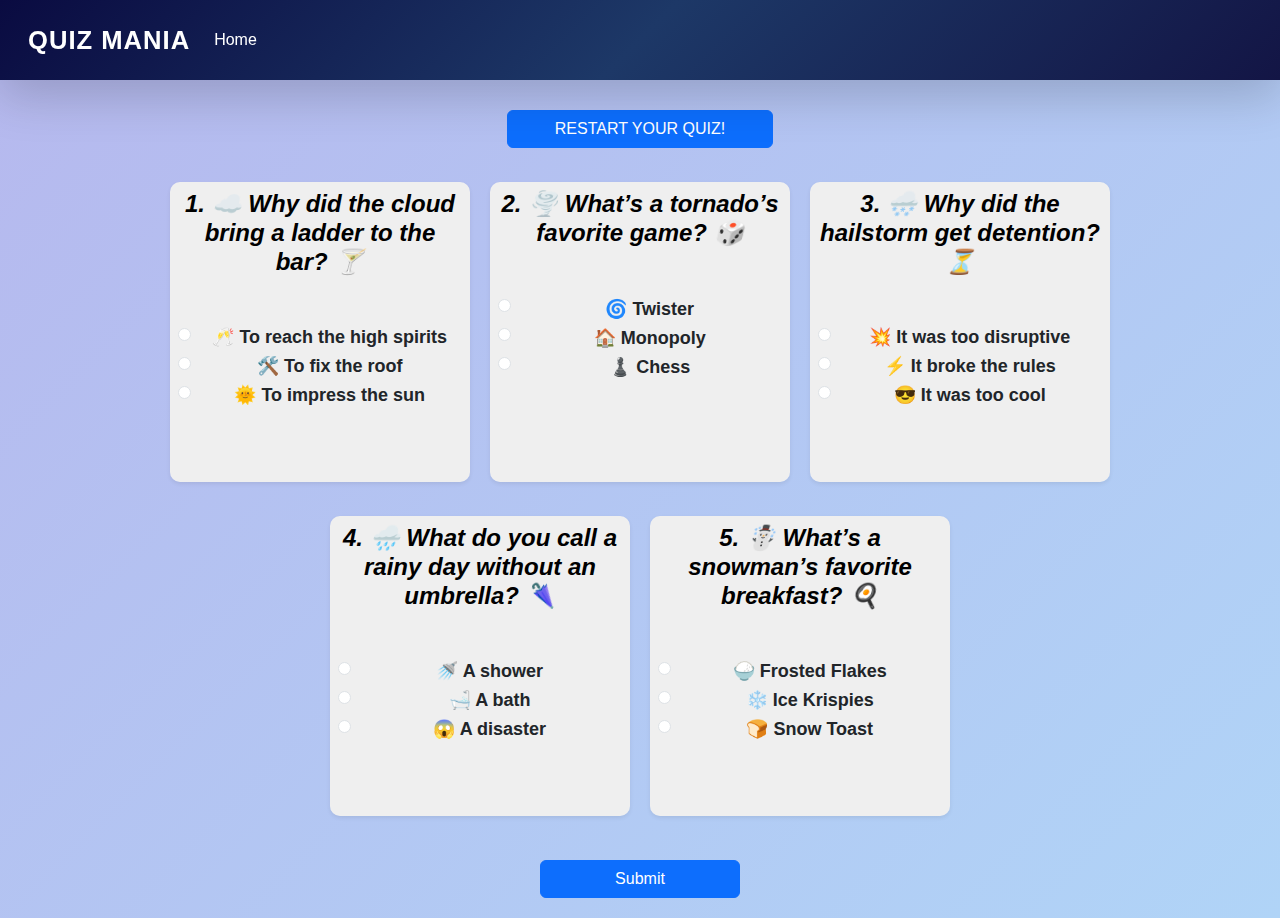
<file: quiz.html>
<!doctype html>
<html lang="en">
<head>
    <meta charset="utf-8">
    <meta name="viewport" content="width=device-width, initial-scale=1">
    <title>Quiz Mania</title>
    <link href="https://cdn.jsdelivr.net/npm/bootstrap@5.3.3/dist/css/bootstrap.min.css" rel="stylesheet" integrity="sha384-QWTKZyjpPEjISv5WaRU9OFeRpok6YctnYmDr5pNlyT2bRjXh0JMhjY6hW+ALEwIH" crossorigin="anonymous">
    <link rel="stylesheet" href="https://unpkg.com/swiper/swiper-bundle.min.css" />
    <link rel="stylesheet" href="style.css">
</head>
<body class="bodybackground">
    <nav class="navbar navbar-expand-lg navbar-dark shadow-lg p-3 mb-5">
        <div class="container-fluid">
            <a class="navbar-brand fw-bold text-uppercase" style="font-family: Calibri, 'Trebuchet MS', sans-serif;">
                QUIZ MANIA
            </a>
            <button class="navbar-toggler" type="button" data-bs-toggle="collapse" data-bs-target="#navbarSupportedContent" aria-controls="navbarSupportedContent" aria-expanded="false" aria-label="Toggle navigation">
                <span class="navbar-toggler-icon"></span>
            </button>
            <div class="collapse navbar-collapse" id="navbarSupportedContent">
                <ul class="navbar-nav me-auto mb-2 mb-lg-0">
                    <li class="nav-item">
                        <a class="nav-link active" aria-current="page" href="index.html">Home</a>
                    </li>
                </ul>
            </div>
        </div>
    </nav>
        <div class="container mt-5 text-center" style="max-width: 85%;">
            <button class="btn btn-primary w-25" id="startQuizBtn">RESTART YOUR QUIZ!</button>
            <div id="quizContainer" class="mt-4"></div>
        </div>
            
        <script src="https://cdn.jsdelivr.net/npm/@popperjs/core@2.11.6/dist/umd/popper.min.js" integrity="sha384-oBqDVmMz4fnFO9gybby2Jb5js15sAy1UaljIpgXou2CKABzwI1P6FynfuENdANIr" crossorigin="anonymous"></script>
        <script src="https://cdn.jsdelivr.net/npm/bootstrap@5.3.3/dist/js/bootstrap.min.js" integrity="sha384-QntoWRvxJkVgMVp82Su/rV8ksm7D/yp2tBvKnNoEjQiKKmFuhRYXeLlWL9XwKrHC" crossorigin="anonymous"></script>
        <script src="quiz.js"></script>
 
</body>
<style>
    .card {
       
        width: 300px; /* Larger fixed width for square cards */
        background: linear-gradient(135deg, #efefef); /* Gradient background */

        height: 300px; /* Larger fixed height for square cards */
        display: inline-block;
        margin: 10px; /* Margin around cards */

        border-radius: 10px; /* Rounded corners */
    }
    .card-title {
        padding-bottom: 40px;
        font-size: 24px; /* Larger title font size */
        font-style: italic;
       
    }
    .card-body {
        background-color: transparent;
        display: flex;
        flex-direction: column;
        justify-content: center;
        padding: 15px;
    }
    .form-check-label {
        margin-bottom: 0%;
        font-weight: bold; /* Make options bold */
        font-size: 18px; /* Increase font size */
        font-family: 'Lucida Sans', 'Lucida Sans Regular', 'Lucida Grande', 'Lucida Sans Unicode', Geneva, Verdana, sans-serif;
    }
    .btn-submit {
        display: block;
        margin: 20px auto; /* Center the button */
        width: 200px;
    }
   
    

</style>

</html>
</file>
<file: style.css>
/* General Styles */
body {
  font-family: 'Poppins', sans-serif;
  margin: 0;
  padding: 0;
  box-sizing: border-box;
  background: linear-gradient(135deg, #b6b8ee, #b0d4f7);
  overflow-x: hidden;
  padding-top: 62px;
}

h1 {
  text-align: center;
  color: #333;
}
footer {
  margin-top: 55px !important;
}

/* Weather Info Styles */
.weather-info {
  display: flex;
  justify-content: space-between;
  margin-top: 20px;
}

.weather-info div {
  flex: 1;
  text-align: center;
}

.weather-info div:not(:last-child) {
  border-right: 1px solid #ddd;
}

.weather-info h2 {
  margin: 0;
  font-size: 24px;
  color: #555;
}

.weather-info p {
  margin: 5px 0 0;
  font-size: 18px;
  color: #777;
}

.weather-icon {
  width: 50px;
  height: 50px;
  display: block;
  margin: 0 auto 10px;
}

/* Navbar Styles */
.navbar {
  position: fixed;
  top: 0;
  width: 100%;
  z-index: 1000;
  background: linear-gradient(135deg, #0a0b41, #1d3867, #131545);
  box-shadow: 0 4px 8px rgba(0, 0, 0, 0.1);
  padding: 10px 20px;
}

.navbar .navbar-brand {
  color: #fff;
  font-size: 1.6em;
  font-weight: bold;
  letter-spacing: 1px;
}

.navbar .nav-link {
  color: #fff;
  font-size: 1em;
  margin-right: 15px;
  transition: color 0.3s, transform 0.3s;
}

.navbar .nav-link:hover {
  color: #cce7ff;
  transform: scale(1.1);
}

.navbar .btn {
  background-color: #17a2b8;
  color: #fff;
  border: none;
  transition: background-color 0.3s, transform 0.3s;
}

.navbar .btn:hover {
  background-color: #138496;
  transform: scale(1.05);
}

/* Dropdown Styles */
.navbar .dropdown-menu {
  background-color: #0d6efd;
  border: none;
  border-radius: 0 0 10px 10px;
  box-shadow: 0 4px 8px rgba(0, 0, 0, 0.1);
}

.navbar .dropdown-item {
  color: #fff;
  transition: background-color 0.3s, color 0.3s;
}

.navbar .dropdown-item:hover {
  background-color: #1c8ef5;
  color: #cce7ff;
}

/* Navbar Toggle Button */
.navbar-toggler-icon {
  color: #fff;
}

/* Loader Styles */
/* From Uiverse.io by csozidev */ 
/* 3D tower loader made by: csozi | Website: www.csozi.hu*/

.loader-overlay {
  position: fixed;
  top: 0;
  left: 0;
  width: 100%;
  height: 100%;
  background: rgba(255, 255, 255, 0.8);
  display: flex;
  justify-content: center;
  align-items: center;
  z-index: 1000;
  display: none; /* Initially hidden */
}

/* From Uiverse.io by csozidev */ 
/* 3D tower loader made by: csozi | Website: www.csozi.hu*/

.loader {
  scale: 3;
  height: 50px;
  width: 40px;
}

.box {
  position: relative;
  opacity: 0;
  left: 10px;
}

.side-left {
  position: absolute;
  background-color: #286cb5;
  width: 19px;
  height: 5px;
  transform: skew(0deg, -25deg);
  top: 14px;
  left: 10px;
}

.side-right {
  position: absolute;
  background-color: #2f85e0;
  width: 19px;
  height: 5px;
  transform: skew(0deg, 25deg);
  top: 14px;
  left: -9px;
}

.side-top {
  position: absolute;
  background-color: #5fa8f5;
  width: 20px;
  height: 20px;
  rotate: 45deg;
  transform: skew(-20deg, -20deg);
}

.box-1 {
  animation: from-left 4s infinite;
}

.box-2 {
  animation: from-right 4s infinite;
  animation-delay: 1s;
}

.box-3 {
  animation: from-left 4s infinite;
  animation-delay: 2s;
}

.box-4 {
  animation: from-right 4s infinite;
  animation-delay: 3s;
}

@keyframes from-left {
  0% {
    z-index: 20;
    opacity: 0;
    translate: -20px -6px;
  }

  20% {
    z-index: 10;
    opacity: 1;
    translate: 0px 0px;
  }

  40% {
    z-index: 9;
    translate: 0px 4px;
  }

  60% {
    z-index: 8;
    translate: 0px 8px;
  }

  80% {
    z-index: 7;
    opacity: 1;
    translate: 0px 12px;
  }

  100% {
    z-index: 5;
    translate: 0px 30px;
    opacity: 0;
  }
}

@keyframes from-right {
  0% {
    z-index: 20;
    opacity: 0;
    translate: 20px -6px;
  }

  20% {
    z-index: 10;
    opacity: 1;
    translate: 0px 0px;
  }

  40% {
    z-index: 9;
    translate: 0px 4px;
  }

  60% {
    z-index: 8;
    translate: 0px 8px;
  }

  80% {
    z-index: 7;
    opacity: 1;
    translate: 0px 12px;
  }

  100% {
    z-index: 5;
    translate: 0px 30px;
    opacity: 0;
  }
}

/* Forecast Section Styles */
.forecast-section {
  padding: 20px;
  background: #ffffff;
  text-align: center;
}
.forecast-card {
  background: linear-gradient(135deg, #010427, #0f75a4);
  color: #fff;
  padding: 20px;
  border-radius: 10px;
  text-align: center;
  margin: 10px 0;
}

/* Cards Styles */
.cards {
  display: flex;
  flex-direction: row;
  justify-content: center;
  align-items: center;
  gap: 15px;
}


.cards .card {
  display: flex;
  align-items: center;
  justify-content: center;
  flex-direction: column;
  text-align: center;
  height: 200px;
  width: 250px;
  border-radius: 10px;
  color: white;
  cursor: pointer;
  transition: 400ms;
}

.cards .card p.tip {
  font-size: 1em;
  font-weight: 700;
}

.cards .card p.second-text {
  font-size: 0.7em;
}

.cards .card:hover {
  transform: scale(2);
  z-index: 10;
}

.cards .card:not(:hover) {
  z-index: 1;
}

.cards:hover > .card:not(:hover) {
  filter: blur(2px);
  transform: scale(1);
}

/* Ads Styles */


/* Container Styles */
.container {
  background-color: none;

}

h3.text-center {
  margin-bottom: 2rem;
  font-size: 2rem;
  color: #333;
}
.swiper-container {
  width: 100%;
  height: 100%;
}

.swiper-slide {
  background: #fff;
  display: flex;
  justify-content: center;
  align-items: center;
  text-align: center;
  font-size: 18px;
  padding: 20px;
  box-shadow: 0 2px 10px rgba(0, 0, 0, 0.1);
  border-radius: 10px;
}

.forecast-card {
  background: linear-gradient(135deg, #010427, #0f75a4);
  color: #fff;
  padding: 20px;
  border-radius: 10px;
}
/* Card Styles */
.card {
  font-size: small;
  height: 50%;
  border: none;
  border-radius: 10px;
  box-shadow: 0 4px 8px rgba(0, 0, 0, 0.1);
  transition: transform 0.3s ease;
}

.card:hover {
  transform: scale(1.05);
}

.card-body {
  padding: 2rem;
  background: #dbe2e9;
  border-radius: 10px;
}

 .card-title {
  font-family: 'Comic Sans MS', cursive, sans-serif;
  font-weight: 700; 
  font-size: 1.8rem;
  color: #000000;
  margin-bottom: 1rem;
}

.card-text {
  font-size: 1.05rem;
  font-weight: 300;
  font-style: italic ;
  color: #575269;
}

/* Row and Column Styles */
.row {
  display: flex;
  justify-content: center;
  gap: 2rem;
}

.col-md-6 {
  flex: 1;
  max-width: 45%;
}
/* Adjust Swiper Navigation Buttons */
.swiper-button-next, .swiper-button-prev {
  top: 83%; /* Adjust this value to move the buttons down */
  transform: translateY(-50%);
}

/* Adjust Swiper Pagination */
.swiper-pagination {
  position: relative;
  top: 20px; /* Adjust this value to move the pagination dots below the cards */
}
</file>
